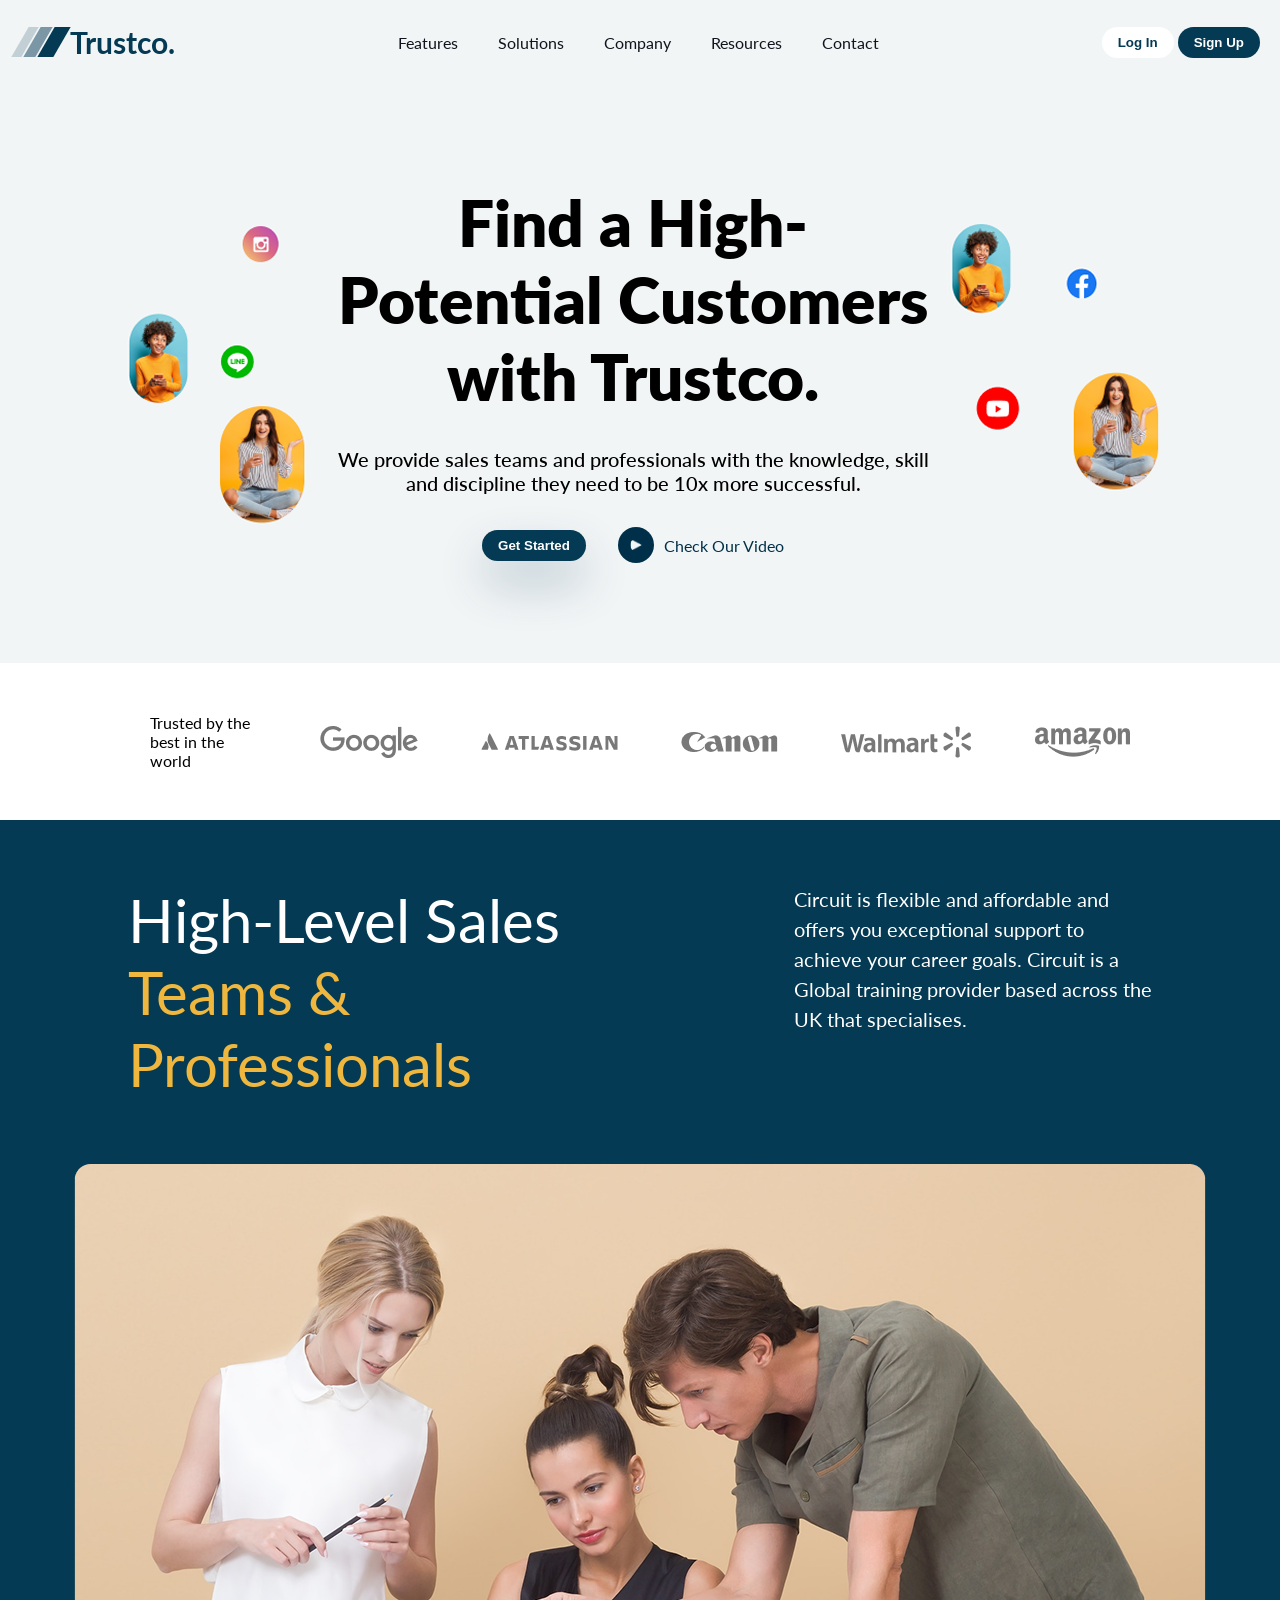
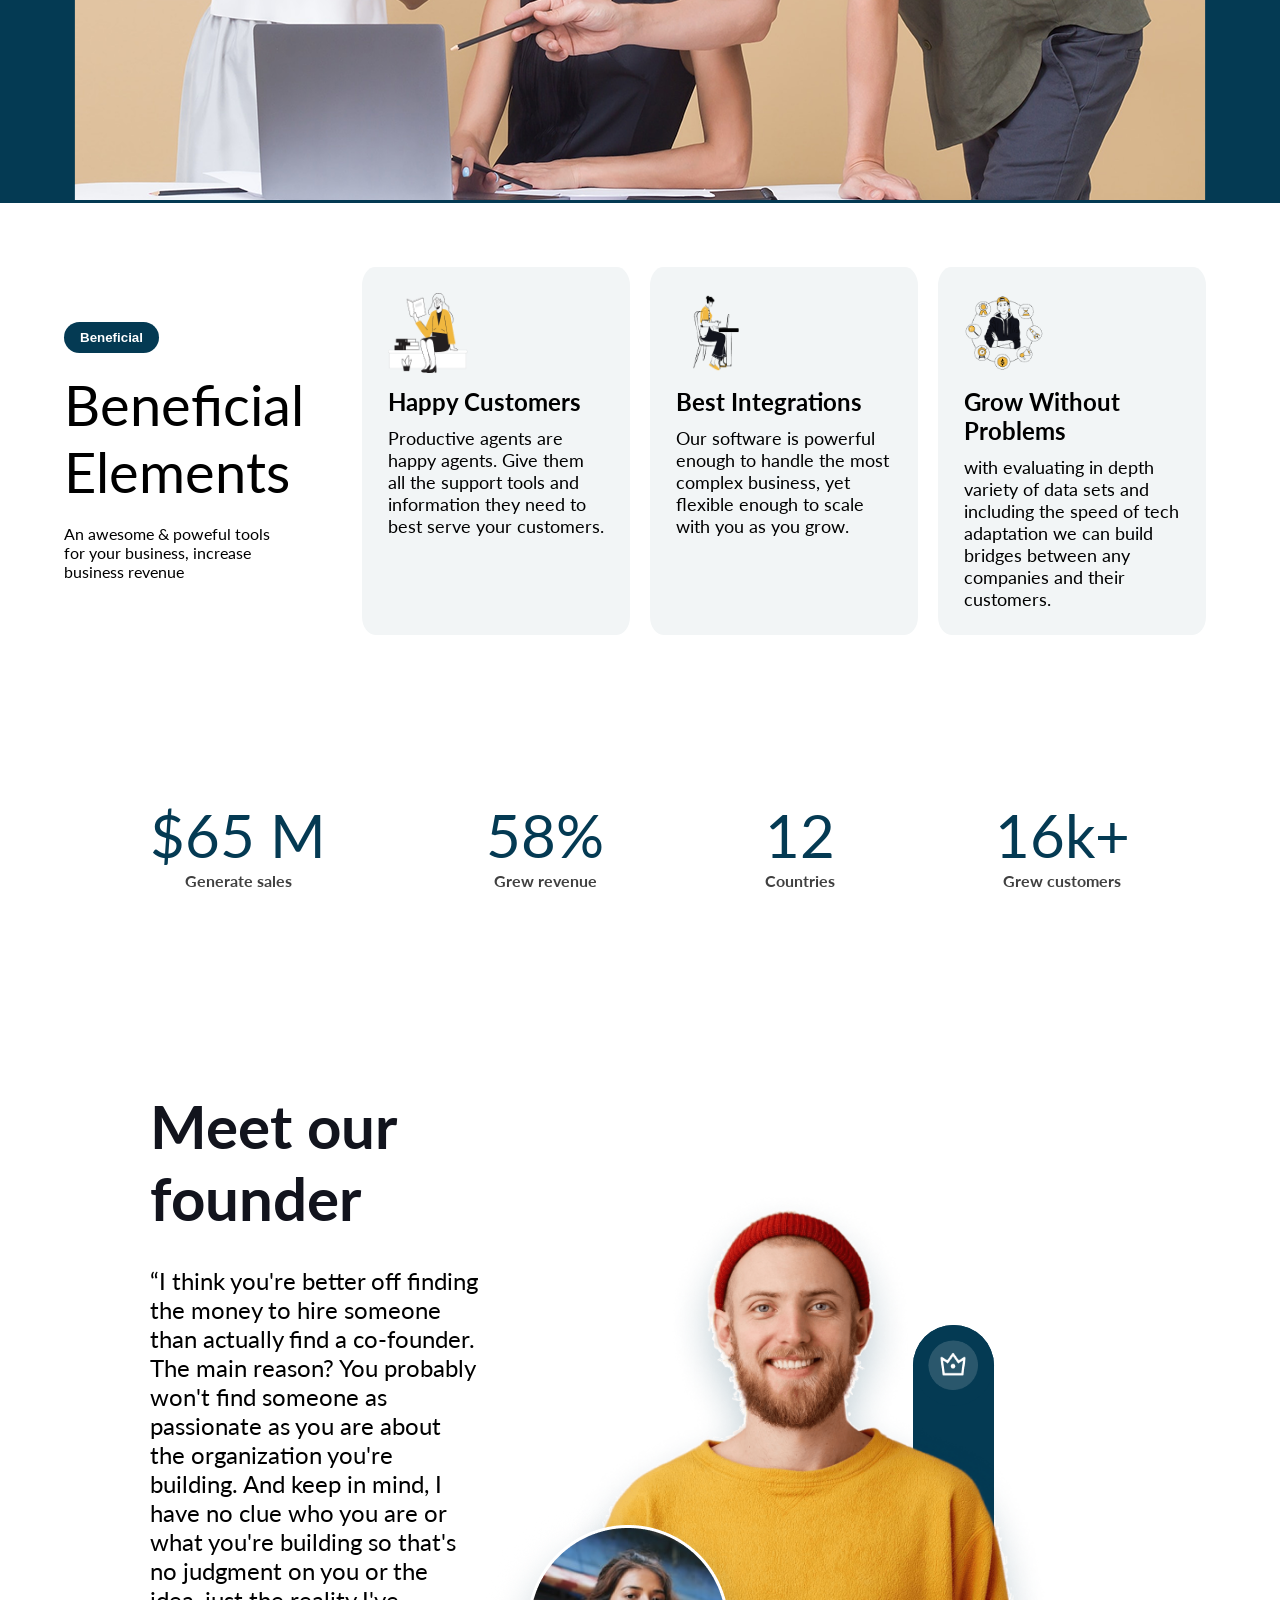
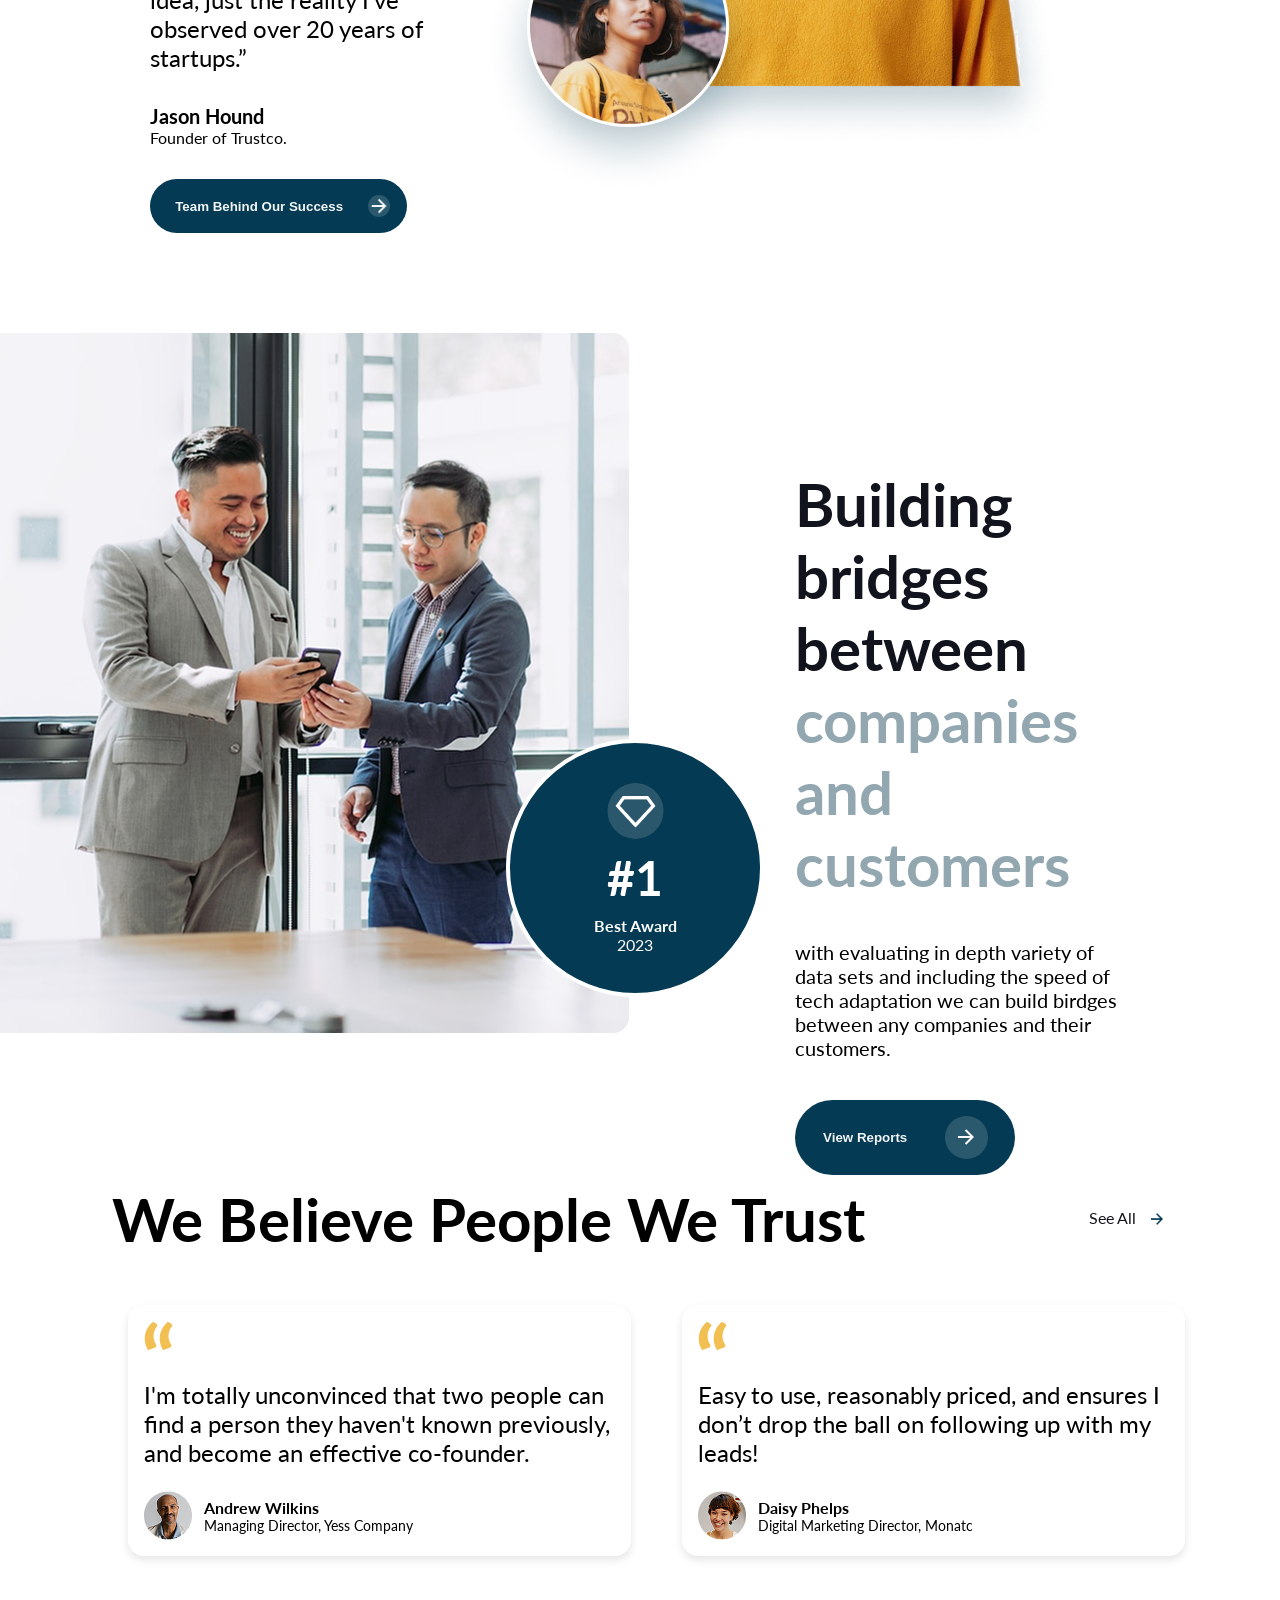
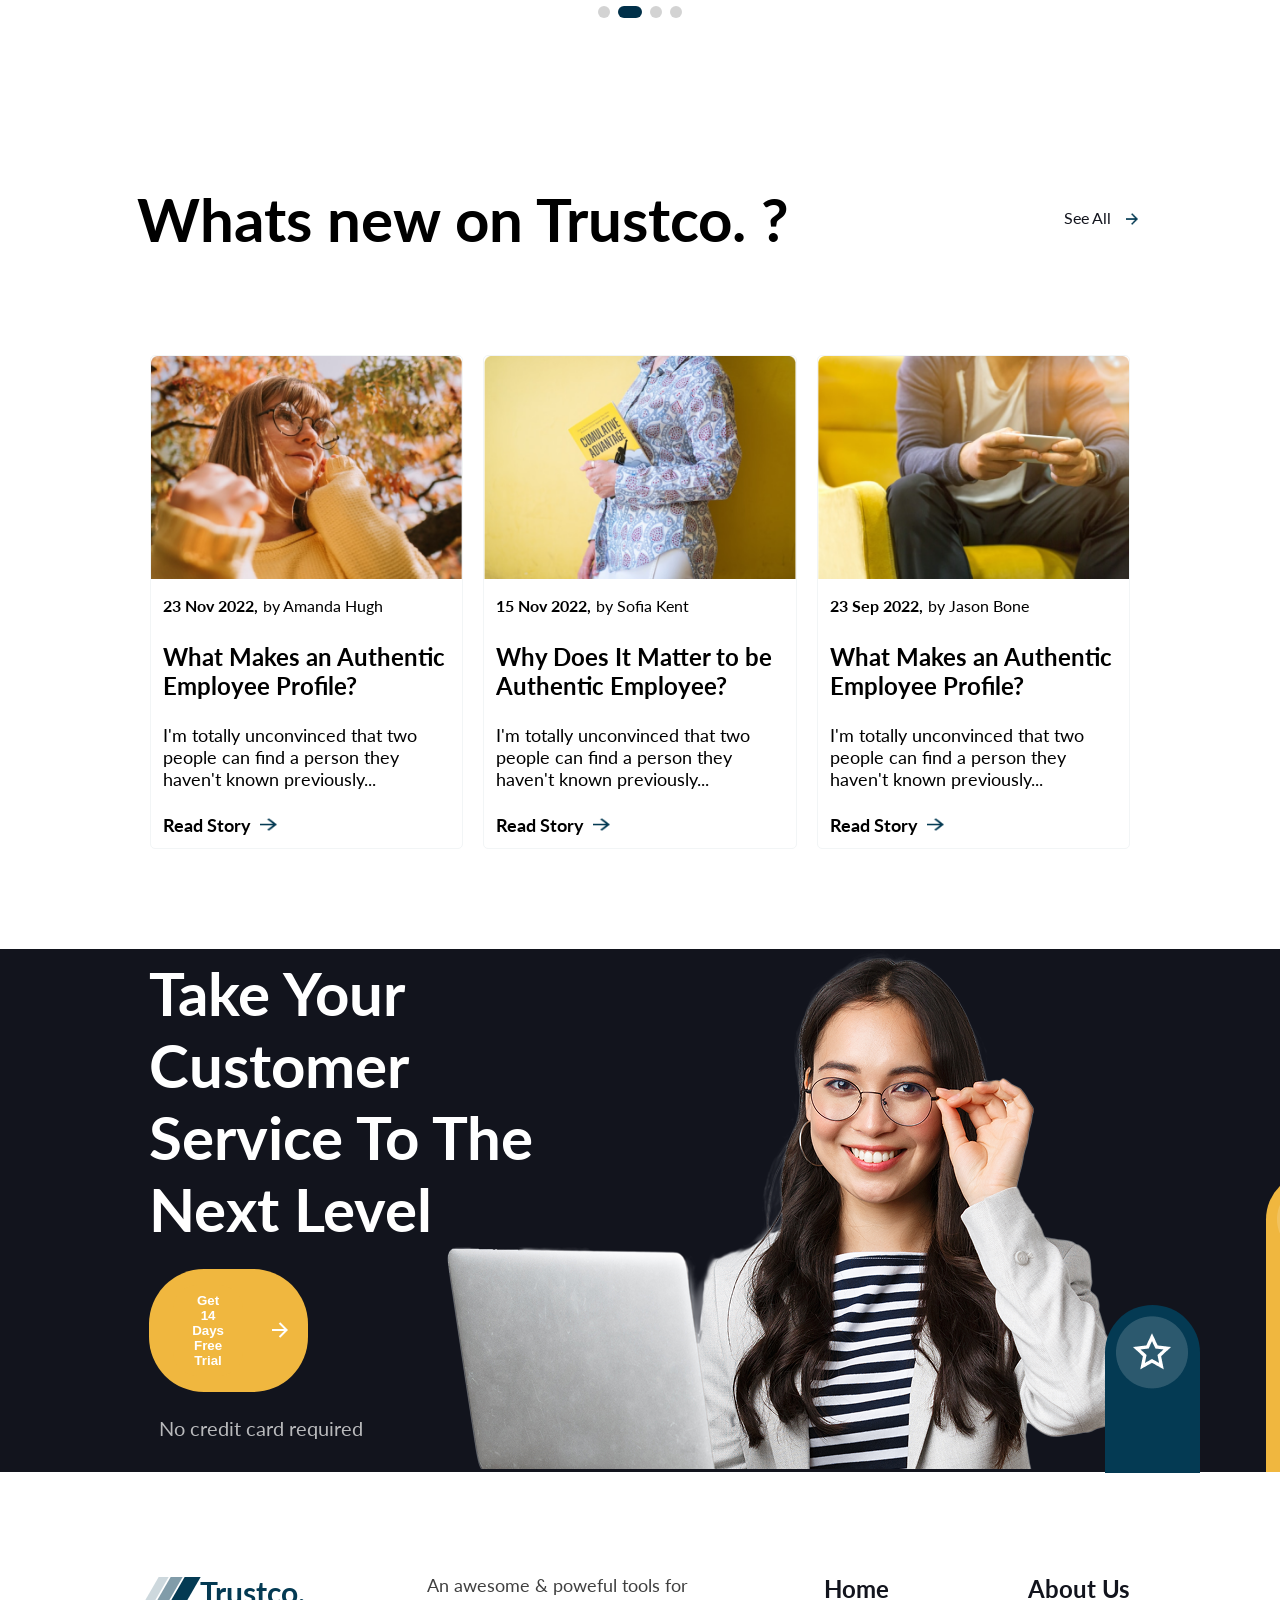
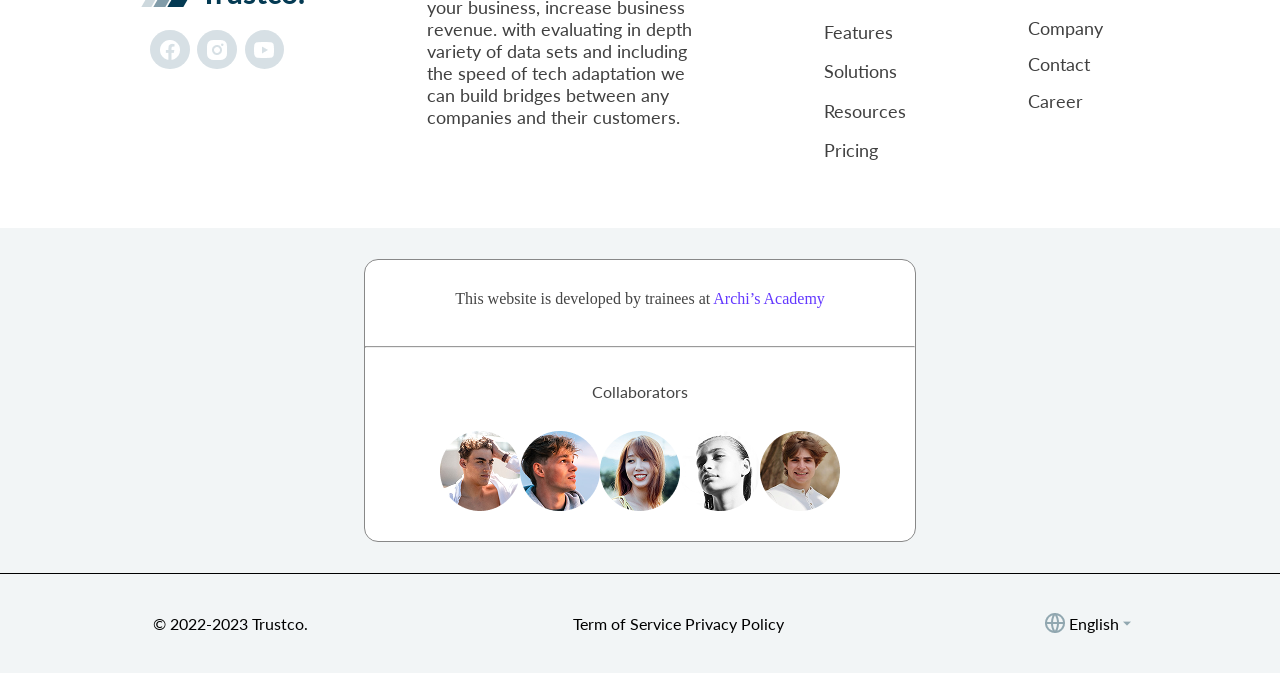
<file: index.html>
<!DOCTYPE html>
<html lang="en">
<head>
    <meta charset="UTF-8">
    <meta name="viewport" content="width=device-width, initial-scale=1.0">
    <title>Landing Page Title</title>
    <link rel="stylesheet" href="style.css">
    <link href="https://fonts.googleapis.com/css2?family=Lato:wght@300;400;700&display=swap" rel="stylesheet">
</head>
<body>
    <!-- Header Section -->
    <header>
        <div class="headingContainer">
            <!-- Navigation placeholder -->
            <div class="logoContainer">
                <div class="logoRectangleContainer">
                    <div class="logoRectangle1"></div>
                    <div class="logoRectangle2"></div>
                    <div class="logoRectangle3"></div>
                </div>  
                <div>
                    <div class="logoText">Trustco.</div>
                </div>
            </div>
            <div>
                <nav>
                    <ul class="navContainer">
                        <li><a href="#home">Features</a></li>
                        <li><a href="#about">Solutions</a></li>
                        <li><a href="#services">Company</a></li>
                        <li><a href="#Resources">Resources</a></li>
                        <li><a href="#contact">Contact</a></li>
                    </ul>
                </nav>
            </div>
            <div class="buttonContainer" >
                <button class="buttonLogIn">Log In</button>
                <button class="buttonSignUp">Sign Up</button>
            </div>
        </div>
    </header>

    
    <!-- Main Content Section -->
    <main>
        <section class="firstSection">
            <div class="firstSectionContainer">   
                <div class="leftImage">
                    <img src="./images/img1.png"/>
                </div>
                <div class="centerTextContainer">
                    <div class="centerTextHeading">
                        Find a High-Potential Customers with Trustco.
                    </div>
                    <div class="centerText">
                        We provide sales teams and professionals with the knowledge, skill and discipline they need to be 10x more successful.
                    </div>
                    <div class="centerTextButton"> 
                        <button>Get Started</button>
                        <!-- <div class="videoIconContainer"> -->
                            <a class="videoIconLink" href="#videoDemo">
                                <div class="videoIconHolder" >
                                    <img class="videoIcon" src="./images/videoIcon.png" alt="videoIcon"/>
                                    <div class="videoIconText">
                                        Check Our Video
                                    </div>
                                </div>
                            </a>
                        <!-- </div> -->
                    
                    </div>

                </div>
                <div class="rightImage">
                    <img src="./images/img2.png"/>
                </div>
            </div>
        </section>
        <section class="secondSection">
            <div>Trusted by the best in the world</div>
            <img src ="./images/BrandsNames.png" alt="logoIcons"   />
        </section>
        <section class="thirdSection">
            <div class="thirdSectionTextContainer">
                <div class ='thirdSectionHeading'>
                    <div class ='thirdSectionHeading1'>High-Level Sales</div><div class ='thirdSectionHeading2'> Teams & Professionals</div>
                </div>
                <div class="thirdSectionText">
                     Circuit is flexible and affordable and 
                     offers you exceptional support to achieve 
                     your career goals. Circuit is a Global training
                     provider based across the UK that specialises.
                </div>
            </div>
            
                <img src="./images/BG.png" alt="Background images">
        
        </section>
        <section class="fouthSection">
            <div class="fouthSectionContainer">
                <div class="fouthSectionMainTile">
                    <button class="button fouthSectionButton">Beneficial</button>
                    <div Class="fouthSectionHeading">Beneficial Elements</div>
                    <div>An awesome & poweful tools for your business, increase business revenue</div>
                </div>
                <div class="fouthSectionTileHolder">
                    <div class="fouthSectionTile">
                        <img class="fouthSectionTileimage" src="./images/Fourth-section-img1.png" alt="Fourth-section-img1">
                        <div>
                            <div class="fouthSectionTileHeading">Happy Customers</div>
                            <div class="fouthSectionTilecontent">Productive agents are happy agents. Give them all the support tools and information they need to best serve your customers.</div>
                        </div>
                        
                    </div>
                    <div class="fouthSectionTile">
                        <img class="fouthSectionTileimage" src="./images/Fourth-section-img2.png" alt="Fourth-section-img2">
                        <div>
                            <div class="fouthSectionTileHeading">Best Integrations</div>
                            <div class="fouthSectionTilecontent">Our software is powerful enough to handle the most complex business, yet flexible enough to scale with you as you grow.</div>
                        </div>
                    </div>
                    <div class="fouthSectionTile"> 
                        <img class="fouthSectionTileimage" src="./images/Fourth-section-img3.png" alt="Fourth-section-img3">
                        <div>
                            <div class="fouthSectionTileHeading">Grow Without Problems</div>
                            <div class="fouthSectionTilecontent">with evaluating in depth variety of data sets and including the speed of tech adaptation we can build bridges between any companies and their customers.</div>
                        </div>
                    </div>
                </div>
            </div>  
        </section>
        <section class="fifthSection">
            <div class="fifthSectionContainer">
                <div class="fifthSectionTile">
                    <div Class="fifthSectionTileValue">$65 M</div>
                    <div class="fifthSectionTileText">Generate sales</div>
                </div>
                <div class="fifthSectionTile">
                    <div Class="fifthSectionTileValue">58%</div>
                    <div class="fifthSectionTileText">Grew revenue</div>
                </div>
                <div class="fifthSectionTile">
                    <div Class="fifthSectionTileValue">12</div>
                    <div class="fifthSectionTileText">Countries</div>
                </div>             
                <div class="fifthSectionTile">
                    <div Class="fifthSectionTileValue">16k+</div>
                    <div class="fifthSectionTileText">Grew customers</div>
                </div>
            </div>  
        </section>
        <section class="sixthSection">
            <div class="sixthSectionContainer ">
                <div class="sixthSectionTextContainer"> 
                    <div class="sixthSectionHeading">Meet our founder</div>
                    <div class="sixthSectionText">“I think you're better off finding the money to hire someone than actually find a co-founder. The main reason? You probably won't find someone as passionate as you are about the organization you're building. And keep in mind, I have no clue who you are or what you're building so that's no judgment on you or the idea, just the reality I've observed over 20 years of startups.”</div>
                    <div>
                        <div class="sixthSectionFounderName">Jason Hound</div>
                        <div class="sixthSectionFounder">Founder of Trustco.</div>
                    </div>
                    <div  class="sixthSectionTextContainerButtonHolder"><button class="sixthSectionTextContainerButton">Team Behind Our Success <img class="sixthSectionTextContainerButtonIcon" src="./images/arrow-right-line.png" alt="ArrowIcon"/></button></div>
                </div>
                <div class="sixthSectionImageContainer">
                    <img class="sixthSectionManImage" src="./images/ManImage.png" alt="ManImage"/>
                    <img class="sixthSectionCircleImageWomen" src="./images/CircleImageWomen.png" alt="CircleImageWomen"/>
                    <div class="sixthSectionIconHolder"> <img class="sixthSectionManImageIcon" src="./images/Icon.png" alt="icon"></div>      
                </div>
            </div>
        </section>
        <section class="seventhSession">
            <div class="seventhSessionContainer">
                <div class="seventhSessionImageSessions">
                    <div class="seventhSessionImageSessionsImageHolder"><img  class="seventhSessionImageSessionsImage" src="./images/seventhSessionImageSessionsImage.png" alt="seventhSessionImageSessionsImage"></div>
                    <div class="seventhSessionImageSessionsCircle">
                        <img class="seventhSessionImageSessionsCircleIcon" src="./images/diamond_icon.png" alt="diamond_icon">
                        <div class="seventhSessionImageSessionsCircleAward">#1</div>
                        <div class="seventhSessionImageSessionsCircleAwardName">Best Award <div class="seventhSessionImageSessionsCircleAwardYear">2023</div></div>
                    </div>

                </div>
                <div class="seventhSessionTextContainer">
                    <div class="seventhSessionTextHeading">
                        <span class="seventhSessionTextHeading1">Building bridges between<span class="seventhSessionTextHeading2"> companies and customers</span></span>
                    </div> 
                    <div class="seventhSessionText">with evaluating in depth variety of data sets and including the speed of tech adaptation we can build birdges between any companies and their customers.</div>
                    <div  class="seventhSectionTextContainerButtonHolder"><button class="seventhSectionTextContainerButton">View Reports<img class="seventhSectionTextContainerButtonIcon" src="./images/arrow-right-line.png" alt="ArrowIcon"/></button></div>
                </div>
            </div>
        </section>
        <section class="eighthSession">
            <div class="eighthSessionContainer">
                <div class="eighthSessionContainerHeadingSession">
                    <div class="eighthSessionContainerHeading">We Believe People We Trust</div>
                    <div class="eighthSessionContainerHeadingSeeAll">
                        <div>See All</div>
                        <img class="eighthSessionContainerHeadingSeeAllIcon" src="./images/arrow_black.png" alt="Arrow Icon"/>
                    </div>
                </div>
                    <div class="eighthSessionCarouselCotainer">
                        <div class="eighthSessionCarouselWrapper">
                            <div class="eighthSessionCarouselTile">
                                <div><img src="./images/doublequotes.png" alt="doublequotes"></div>
                                <div>I'm totally unconvinced that two people can find a person they haven't known previously, and become an effective co-founder.</div>
                                <div class="eighthSessionCarouselTileNameSession">
                                    <img src="./images/eighthSessionCarouselimg1.png" alt="img1">
                                    <div>
                                        <div class="eighthSessionCarouselTilePersonName">Andrew Wilkins</div>
                                        <div class="eighthSessionCarouselTilePersonDetails">Managing Director, Yess Company</div>
                                    </div>
                                </div>
                            </div>
                    
                            <div class="eighthSessionCarouselTile">
                                <div><img src="./images/doublequotes.png" alt="doublequotes"></div>
                                <div>Easy to use, reasonably priced, and ensures I don’t drop the ball on following up with my leads!</div>
                                <div class="eighthSessionCarouselTileNameSession">
                                    <img src="./images/eighthSessionCarouselimg2.png" alt="img2">
                                    <div>
                                        <div class="eighthSessionCarouselTilePersonName">Daisy Phelps</div>
                                        <div class="eighthSessionCarouselTilePersonDetails">Digital Marketing Director, Monatc</div>
                                    </div>
                                </div>
                            </div>
                            <div class="eighthSessionCarouselTile">
                                <div><img src="./images/doublequotes.png" alt="doublequotes"></div>
                                <div>I'm totally unconvinced that two people can find a person they haven't known previously, and become an effective co-founder.</div>
                                <div class="eighthSessionCarouselTileNameSession">
                                    <img src="./images/eighthSessionCarouselimg1.png" alt="img1">
                                    <div>
                                        <div class="eighthSessionCarouselTilePersonName">Andrew Wilkins</div>
                                        <div class="eighthSessionCarouselTilePersonDetails">Managing Director, Yess Company</div>
                                    </div>
                                </div>
                            </div>
                    
                            <div class="eighthSessionCarouselTile">
                                <div><img src="./images/doublequotes.png" alt="doublequotes"></div>
                                <div>Easy to use, reasonably priced, and ensures I don’t drop the ball on following up with my leads!</div>
                                <div class="eighthSessionCarouselTileNameSession">
                                    <img src="./images/eighthSessionCarouselimg2.png" alt="img2">
                                    <div>
                                        <div class="eighthSessionCarouselTilePersonName">Daisy Phelps</div>
                                        <div class="eighthSessionCarouselTilePersonDetails">Digital Marketing Director, Monatc</div>
                                    </div>
                                </div>
                            </div>
                        </div>
                        
                    </div>
                    <div class="eighthSessionCarouselDots">
                        <div class="eighthSessionCarouselDot"></div>
                        <div class="eighthSessionCarouselDot active"></div>
                        <div class="eighthSessionCarouselDot"></div>
                        <div class="eighthSessionCarouselDot"></div>
                    </div>
                </div>
            </div>
        </section>
        <section class="ninethSession">
            <div class="ninethSessionContainer" >
                <div class="ninethSessionContainerHeadingSession">
                    <div class="ninethSessionContainerHeading">Whats new on Trustco. ?</div>
                    <div class="ninethSessionContainerHeadingSeeAll">
                        <div>See All</div>
                        <img class="ninethSessionContainerHeadingSeeAllIcon" src="./images/arrow_black.png" alt="ArrowIcon"/>
                    </div>
                </div>
            <div class="ninethSessionTileContainer">
                <div class="ninethSessionTile">
                    <img class="ninethSessionTileImage" src="./images/ninethSessionTile1.png" alt="ninethSessionTile1">
                    <div class="ninethSessionTileText">
                    <div class="ninethSessionTileTextDateByHolder">
                        <div class="ninethSessionTileDate">23 Nov 2022,</div>
                        <div class="ninethSessionTileBy"> by Amanda Hugh</div>
                    </div>
                    <div class="ninethSessionTileHeading">What Makes an Authentic Employee Profile?</div>
                    <div class="ninethSessionTileContent">I'm totally unconvinced that two people can find a person they haven't known previously...</div>
                    <div class="ninethSessionReadMore"><div>Read  Story</div><img src="./images/arrow_black.png" alt="arrow_black"></div>
                </div>
                    </div>
                <div class="ninethSessionTile">
                    <img class="ninethSessionTileImage" src="./images/ninethSessionTile2.png" alt="ninethSessionTile2">
                    <div class="ninethSessionTileText">
                        <div class="ninethSessionTileTextDateByHolder">
                            <div class="ninethSessionTileDate">15 Nov 2022,</div>
                            <div class="ninethSessionTileBy">  by Sofia Kent</div>
                        </div>
                        <div class="ninethSessionTileHeading">Why Does It Matter to be Authentic Employee?</div>
                        <div class="ninethSessionTileContent">I'm totally unconvinced that two people can find a person they haven't known previously...</div>
                        <div class="ninethSessionReadMore"><div>Read  Story</div><img src="./images/arrow_black.png" alt="arrow_black"></div>
                    </div>
                </div>
                <div class="ninethSessionTile">
                    <img class="ninethSessionTileImage" src="./images/ninethSessionTile3.png" alt="ninethSessionTile3">
                    <div class="ninethSessionTileText">
                    <div class="ninethSessionTileTextDateByHolder">
                        <div class="ninethSessionTileDate">23 Sep 2022,</div>
                        <div class="ninethSessionTileBy">  by Jason Bone</div>
                    </div>
                    <div class="ninethSessionTileHeading">What Makes an Authentic Employee Profile?</div>
                    <div class="ninethSessionTileContent">I'm totally unconvinced that two people can find a person they haven't known previously...</div>
                    <div class="ninethSessionReadMore"><div>Read  Story</div><img class="ninethSessionTileArrowIcon" src="./images/arrow_black.png" alt="arrow_black"></div>
                    </div>
                </div>
            </div>
            </div>

        </section>
        <section class="tenthSession">
            <div class="tenthSessionContainer">
                <div class="tenthSessionTextContainer">
                    <div class="tenthSessionTextContainerHeading">
                        Take your customer service to the next level
                    </div>
                    <div class="tenthSessionTextContainerButtonContainer">
                        <div class="tenthSessionTextContainerButton">
                            <button> Get 14 Days Free Trial</button>
                            <img src="./images/arrow-right-line.png" alt="arrow-right-line">
                        </div>
                        <div class="tenthSessionTextContainerButtonContainerText">
                            No credit card required
                        </div>

                    </div>
                </div>
                <div class="tenthSessionImageContainer">
                    <img src="./images/tenthSessionBGimage.png" alt="tenthSessionBGimage">                  
                </div>     
                          
            </div>
            <div class="tenthSessionImageContainerCrown">
                <img src="./images/Icon.png" alt="Icon">
            </div>
            <div class="tenthSessionImageContainerIconsStar">
                <img src="./images/IconsStar.png" alt="IconsStar">
            </div>
            <div class="tenthSessionImageContainerIconsSearch">
                <img src="./images/IconsSearch.png" alt="IconsSearch">
            </div>  
        </section>
        <section class="eleventhSession">
            <div class="eleventhSessionContainer">
                <div class="eleventhSessionlogoContainer">
                    <div class="logoContainer">
                        <div class="logoRectangleContainer">
                            <div class="logoRectangle1"></div>
                            <div class="logoRectangle2"></div>
                            <div class="logoRectangle3"></div>
                        </div>  
                        <div>
                            <div class="logoText">  Trustco.</div>
                        </div>
                    </div>
                    <div class="eleventhSessionIconContainer">
                        <img src="./images/facebookIcon.png" alt="facebookIcon">
                        <img src="./images/instagramIcon.png" alt="instagramIcon">
                        <img src="./images/youtubeIcon.png" alt="youtubeIcon">
                    </div>
                </div>
                <div class="eleventhSessionTextContent">An awesome & poweful tools for your business, increase business revenue. with evaluating in depth variety of data sets and including the speed of tech adaptation we can build bridges between any companies and their customers.</div>
                <div class="eleventhSessionHomeMenu">
                    <div class="eleventhSessionHomeMenuHeading">Home</div>
                    <div class="eleventhSessionHomeMenuItem">Features</div>
                    <div class="eleventhSessionHomeMenuItem">Solutions</div>
                    <div class="eleventhSessionHomeMenuItem">Resources</div>
                    <div class="eleventhSessionHomeMenuItem">Pricing</div>
                </div>
                <div class="eleventhSessionAboutUsMenu">
                    <div class="eleventhSessionAboutUsMenuHeading">About Us</div>
                    <div class="eleventhSessionAboutUsMenuItem">Company</div>
                    <div class="eleventhSessionAboutUsMenuItem">Contact</div>
                    <div class="eleventhSessionAboutUsMenuItem">Career</div>
                </div>
            </div>

        </section>
        <section class="twelfthSession">
            <div class="twelfthSessionContainer">
                <div class="twelfthSessionMain" >
                    <div class="twelfthSessionMainText">This website is developed by trainees at <span >Archi’s Academy</span></div>
                    <hr/>
                    <div class="twelfthSessionCollaborators">Collaborators</div>
                    <div class="twelfthSessionCollaboratorsImages">
                        <img class="twelfthSessionCollaboratorsImage" src="./images/Collaborators1.png" alt="Collaborators1">
                        <img class="twelfthSessionCollaboratorsImage" src="./images/Collaborators2.png" alt="Collaborators2">
                        <img class="twelfthSessionCollaboratorsImage" src="./images/Collaborators3.png" alt="Collaborators3">
                        <img class="twelfthSessionCollaboratorsImage" src="./images/Collaborators4.png" alt="Collaborators4">
                        <img class="twelfthSessionCollaboratorsImage" src="./images/Collaborators5.png" alt="Collaborators5">
                    </div>
                </div>
            </div>
        </section>

    </main>
    
    <!-- Footer Section -->
    <footer>
        <p>&copy; 2022-2023 Trustco.</p>
        <p>Term of Service       Privacy Policy</p>
        <div class="footerLanguage"><img src="./images/footerIcon1.png" alt="footerIcon1">
             <div>English</div>
            <img src="./images/footerIcon2.png" alt="footerIcon2">
        </div>
    </footer>
</body>
</html>
</file>
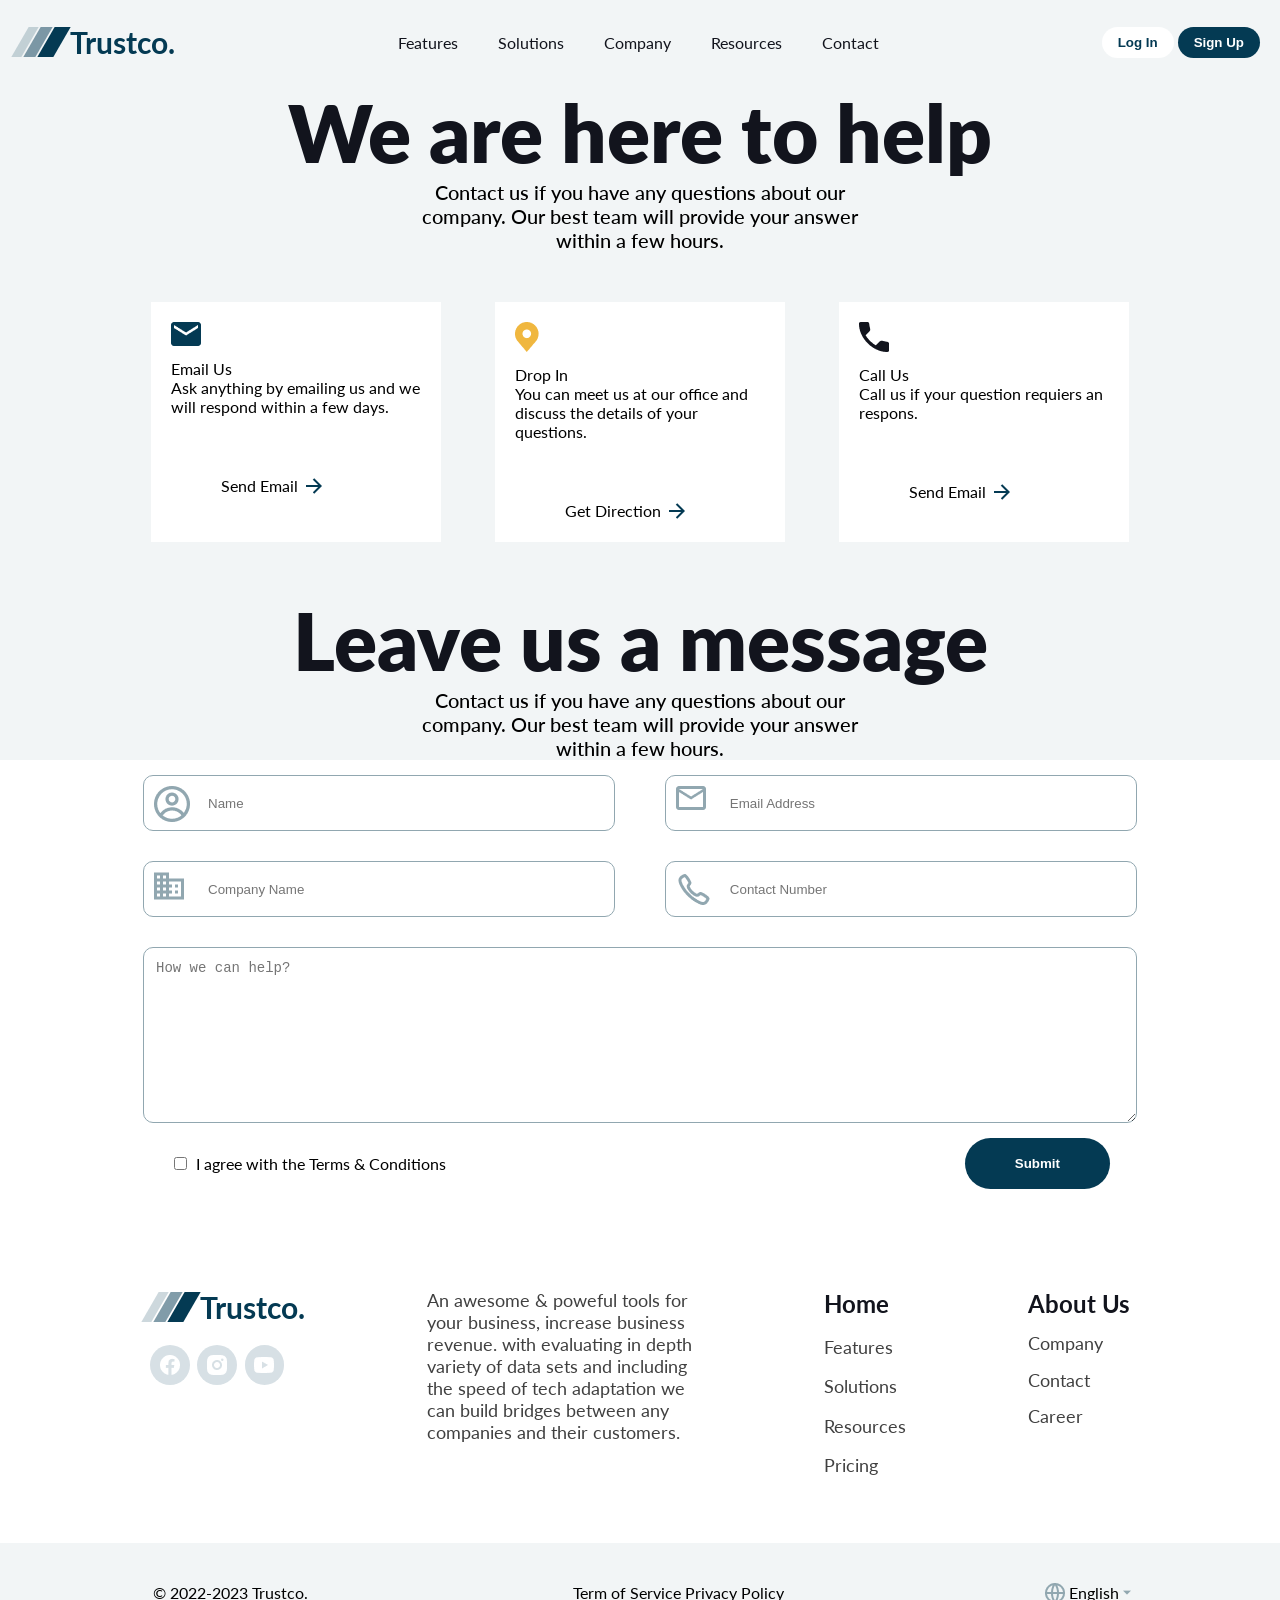
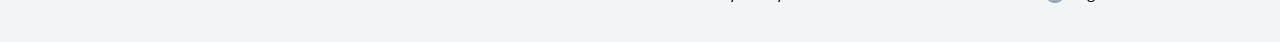
<file: contact.html>
<!DOCTYPE html>
<html lang="en">
<head>
    <meta charset="UTF-8">
    <meta name="viewport" content="width=device-width, initial-scale=1.0">
    <title>Landing Page Title</title>
    <link rel="stylesheet" href="style.css">
    <link href="https://fonts.googleapis.com/css2?family=Lato:wght@300;400;700&display=swap" rel="stylesheet">
</head>
<body>
    <!-- Header Section -->
    <header>
        <div class="headingContainer">
            <!-- Navigation placeholder -->
            <div class="logoContainer">
                <div class="logoRectangleContainer">
                    <div class="logoRectangle1"></div>
                    <div class="logoRectangle2"></div>
                    <div class="logoRectangle3"></div>
                </div>  
                <div>
                    <div class="logoText">Trustco.</div>
                </div>
            </div>
            <div>
                <nav>
                    <ul class="navContainer">
                        <li><a href="#home">Features</a></li>
                        <li><a href="#about">Solutions</a></li>
                        <li><a href="#services">Company</a></li>
                        <li><a href="#Resources">Resources</a></li>
                        <li><a href="#contact">Contact</a></li>
                    </ul>
                </nav>
            </div>
            <div class="buttonContainer" >
                <button class="buttonLogIn">Log In</button>
                <button class="buttonSignUp">Sign Up</button>
            </div>
        </div>
    </header>



    <main>
        <section class="contactTileSession">
            <div class="contactTileSessionHeading">
                We are here to help
            </div>
            <div class="contactTileSessionText">
                Contact us if you have any questions about our company. Our best team will provide your answer within a few hours.
            </div>
            <div class="contactTileHolder">
                <div class="contactTile">
                    <div><img src="./images/contactIcon1.png" alt="contactIcon1"></div>
                    <div>
                        <div>Email Us</div>
                        <div>Ask anything by emailing us and we will respond within a few days.</div>
                    </div>
                    <div class="contactTileLinkcontainer"> <div>Send Email</div> <img src="./images/arrow_black.png" alt="arrow_black"></div>
                </div>
                <div class="contactTile">
                    <div><img src="./images/contactIcon2.png" alt="contactIcon2"></div>
                    <div>
                        <div>Drop In</div>
                        <div>You can meet us at our office and
                            discuss the details of your questions.</div>
                    </div>
                    <div class="contactTileLinkcontainer"> <div>Get Direction</div> <img src="./images/arrow_black.png" alt="arrow_black"></div>
                </div>
                <div class="contactTile">
                    <div><img src="./images/contactIcon3.png" alt="contactIcon3"></div>
                    <div>
                        <div>Call Us</div>
                        <div>Call us if your question requiers an
                            respons.</div>
                    </div>
                    <div class="contactTileLinkcontainer"> <div>Send Email</div> <img src="./images/arrow_black.png" alt="arrow_black"></div>
                </div>
            </div>


        </section>
        <section class="messageUssession">
            <div class="contactTileSessionHeading">
                Leave us a message
            </div>
            <div class="contactTileSessionText">
                Contact us if you have any questions about our company. Our best team will provide your answer within a few hours.
            </div>
            <div class="messageUssessionInput">
                <div class="messageUssessionInputAlign">
                    <input class="messageUsName" type="text"placeholder="Name"/>
                    <input class="messageUsEmailAddress" type="email"placeholder="Email Address"/>
                </div>
                <div class="messageUssessionInputAlign">
                    <input class="messageUsCompanyName" type="text"placeholder="Company Name"/>
                    <input class="messageUsContactNumber"type="number"placeholder="Contact Number"/>
                </div> 
                <div class="messageUssessionInputAlign">               
                <textarea class="messageUsMessage" placeholder="How we can help?" rows="5" cols="40"></textarea>
            </div>
            </div>
            <div class="messageUssessionButton">
                <div class="messageUssessionDeclaration">
                        <div class="messageUssessionDeclarationText" >
                            <input class="messageUssessionDeclarationCheckbox" type="checkbox"/>  
                        <div class="messageUssessionDeclarationCheckboxText">I agree with the Terms & Conditions</div>
                    </div>
                    <button>Submit</button>
                </div>
            </div>

        </section>
        <section class="eleventhSession">
            <div class="eleventhSessionContainer">
                <div class="eleventhSessionlogoContainer">
                    <div class="logoContainer">
                        <div class="logoRectangleContainer">
                            <div class="logoRectangle1"></div>
                            <div class="logoRectangle2"></div>
                            <div class="logoRectangle3"></div>
                        </div>  
                        <div>
                            <div class="logoText">  Trustco.</div>
                        </div>
                    </div>
                    <div class="eleventhSessionIconContainer">
                        <img src="./images/facebookIcon.png" alt="facebookIcon">
                        <img src="./images/instagramIcon.png" alt="instagramIcon">
                        <img src="./images/youtubeIcon.png" alt="youtubeIcon">
                    </div>
                </div>
                <div class="eleventhSessionTextContent">An awesome & poweful tools for your business, increase business revenue. with evaluating in depth variety of data sets and including the speed of tech adaptation we can build bridges between any companies and their customers.</div>
                <div class="eleventhSessionHomeMenu">
                    <div class="eleventhSessionHomeMenuHeading">Home</div>
                    <div class="eleventhSessionHomeMenuItem">Features</div>
                    <div class="eleventhSessionHomeMenuItem">Solutions</div>
                    <div class="eleventhSessionHomeMenuItem">Resources</div>
                    <div class="eleventhSessionHomeMenuItem">Pricing</div>
                </div>
                <div class="eleventhSessionAboutUsMenu">
                    <div class="eleventhSessionAboutUsMenuHeading">About Us</div>
                    <div class="eleventhSessionAboutUsMenuItem">Company</div>
                    <div class="eleventhSessionAboutUsMenuItem">Contact</div>
                    <div class="eleventhSessionAboutUsMenuItem">Career</div>
                </div>
            </div>

        </section>
    </main>


<footer>
        <p>&copy; 2022-2023 Trustco.</p>
        <p>Term of Service          Privacy Policy</p>
        <div class="footerLanguage"><img src="./images/footerIcon1.png" alt="footerIcon1">
             <div>English</div>
            <img src="./images/footerIcon2.png" alt="footerIcon2">
        </div>
    </footer>
</body>
</html>
</file>
<file: style.css>
/* Base styles */
body {
    font-family: 'Lato';
    margin: 0;
    padding: 0;
}
header, footer {
    text-align: center;
    padding: 24px 20px;
}
header{
    background-color: #F2F5F6;
}
main {
    padding:0;
    /* text-align: center; */
}

/* Heading Session */
.headingContainer {
    display: flex;
    align-items: center;
    justify-content: space-between;
    color:#043A53;
    background-color:#F2F5F6;
    ;
}
.logoContainer {
    display: flex;
    align-items: center;
    justify-content: space-around;
    gap:.5rem;
    color:#043A53;
}
.logoRectangleContainer{
    display: flex;
    justify-content: center;
    align-items: center;
    gap: 5%;
}
.logoRectangle1 {
	width:11px;
	height: 30px;
	transform: skew(-30deg);
	background:#043A53;
    opacity:20%;
}
.logoRectangle2 {
	width: 13px;
	height: 30px;
	transform: skew(-30deg);
	background: #043A53;
    opacity:50%;
}
.logoRectangle3 {
	width: 18px;
	height: 30px;
	transform: skew(-30deg);
	background:#043A53;
}
.logoText {
    color:#043A53;
    font-weight: bold;
    font-size: 30px;
}

/* NAV Session */
.navContainer{
    margin: 0;
    padding: 0;
    list-style-type: none;   
    display:flex;
    justify-content: space-evenly;
    align-items: center;
    gap:40px;
    a{
        text-decoration: none;
        color:#12141D;
    }
    a:hover {
       color: #043A53;
    }
}
/*background: #12141D;text
background: #FFFFFF;  button */

/* Button Session */
.buttonContainer{
    font-weight:bold;
}
button{
    padding:8px 16px;
    border-radius: 42px;
    gap:10px;
    border: none;
    font-weight: bold;
}
.buttonLogIn{
    color:#043A53;
    background-color:#FFFFFF;
}
.buttonSignUp{
    color: #FFFFFF;
    background-color:#043A53 ;
}

/* First Section Main Content */

.firstSection{
    background-color: #F2F5F6;
}
.firstSectionContainer{
    display:flex;
    align-items: center;
    justify-content: center;
    padding:100px 120px;
    gap:10px;
}
.leftImage{
    /* background-color:yellowgreen; */
}
.centerTextContainer{
    display: flex;
    flex-direction: column;
    gap: 32px;
}
.centerTextHeading{
    font-family: 'Lato';
    font-weight: 800;
    font-size: 64px;
    text-align: center;
}
.centerText{
    font-family: 'Lato';
    font-weight: 500;
    font-size: 20px;
    text-align: center;
}
.centerTextButton{
    display: flex;
    align-items: center;
    justify-content: center;
    gap: 32px;
    button{
        width: 141;
        height: 60;
        color: #FFFFFF;
        background-color: #043A53;
        gap: 25px;
        padding-top: 16px 24px;
        border-radius: 55px;
        box-shadow: 0px 23px 47px 0px #043A533D;
    }
}
/* .videoIconContainer{
    display: flex;
} */
.videoIconLink{
    text-decoration: none;
}
.videoIconHolder{
    height:100%;
    width:100%;
    /* background-color: green; */
    display: flex;
    align-items: center;    
    justify-content: center;
    gap:10px;
}
.videoIcon{
    height:12px;
    width:12px;
    padding:12px;
    border-radius: 32px;
    background-color: #003049;
}
.videoIconText{
    color:#003049
}
.rightImage{
    /* background-color:green; */
}
/* Responsive Design */
@media (max-width: 768px) {
    main {
        padding: 1rem;

    }
}
@media (max-width: 480px) {
    header, footer {
        padding: 0.5rem;
    }
}
/* Second Section */

.secondSection{
    display: flex;
    justify-content: space-evenly;
    align-items: center;
    background-color: #FFFFFF;   
    gap: 64px;
    padding: 50px 150px;

}

/* ThirdSectionHeading */
.thirdSection{
    text-align: center;
    background-color:#043A53;
}
.thirdSectionTextContainer{
    /* background-color: green; */
    display: flex;
    justify-content: space-between;
    text-align: bottom;
    padding: 5% 10%;
}
.thirdSectionHeading{
    width: 50%;
    font-size: 60px;
    font-family: Lato;
    text-align: left;

}
.thirdSectionHeading1{
    color: #FFFFFF;
}
.thirdSectionHeading2{
    color:#F0B73F;
}
.thirdSectionText{
    width:35%;
    color: #FFFFFF;
    text-align: left;
    font-family: Lato;
    font-weight: 400;
    font-size: 20px;
    line-height: 30px;
    letter-spacing: 0%;
}

/* FouthSection */

.fouthSectionContainer{
    padding: 5%;
    gap:5%;
    display: flex;
    align-items: center;
    justify-content: space-evenly;
}
.fouthSectionMainTile{
    width:20%;
    gap:5%;
}

.fouthSectionButton{
    color: #FFFFFF;
    background-color: #043A53;
}
.fouthSectionHeading{    
    padding:8% 0;
    font-size: 350%;
    text-align: left;

}
.fouthSectionTileHolder{
    display: flex;
    align-items: top;
    justify-content: space-around;
}

.fouthSectionTile{
    padding: 3%;
    width:25%;
    background-color: #F2F5F6;

    align-items: left;
    text-align: left;
    border-radius: 5%;
    
}
.fouthSectionTileimage{
    width:80px;
    height:80px;
}
.fouthSectionTileHeading{
    padding: 5% 0;
    font-weight:bold;
    font-size:24px;
}
.fouthSectionTilecontent{
    font-size: 18px;
}


/* Fifth Section */

.fifthSection{
    font-family: 'lato';
    padding: 100px 150px;
}
.fifthSectionContainer{

    display: flex;
    justify-content: space-between;
    align-items: center;
    text-align: center;
    /* gap:64px; */
}

.fifthSectionTile{
}

.fifthSectionTileValue{
    font-size: 60px;
    color: #043A53;

}

.fifthSectionTileText{
    color: #404040;
    font-weight: bold;
}

/* Sixth Section */

.sixthSection{
}
.sixthSectionContainer{
    padding: 100px 150px;
    display: flex;
    align-items: center;
    justify-content: center; 
}
.sixthSectionTextContainer{
    display: grid    ;
    justify-content: center;
    align-items: center;
    gap: 32px;
}
.sixthSectionHeading{
    color: #12141D;
    font-weight: 700;
    font-size: 60px;
}
.sixthSectionText{
    font-weight: 400;
    font-size: 24px;
}
.sixthSectionFounderName{
    font-family: Lato;
    font-weight: 700;
    font-size: 20px;
}
.sixthSectionFounder{
    font-family: Lato;
    font-weight: 400;
    font-size: 16px;
}
.sixthSectionTextContainerButtonHolder{
    /* display: flex;
    align-items: center;
    justify-content: left; */
}
.sixthSectionTextContainerButtonIcon{
    border-radius: 32px;
    background: #F2F5F629;
    width:10%;
    height:10%;
    
}
.sixthSectionTextContainerButton{
    background-color: #043A53;
    color:#F2F5F6;
    color: #F2F5F6;
    /* background-color: black; */
    display: flex;
    align-items: center;
    justify-content: center;    
    gap: 25px;
    padding: 16px 16px 16px 24px;
    border-radius: 55px;
    
}

.sixthSectionImageContainer{
    height: 600px;
}

.sixthSectionIconHolder{
    background-color: #043A53;
    height: 300px;
    width: 81px;
    position: relative;
    left: 433px;
    bottom: 725px;
    border-radius: 47px;
    z-index: 1;
}
.sixthSectionManImage{
    height:586px;
    width:650px;
    position: relative;
    z-index: 2;    
}
.sixthSectionCircleImageWomen{
    position: relative;
    z-index: 3;
    left: 0px;
    bottom: 250px;
    border:1px white;
}
.sixthSectionManImageIcon{
    background-color: #043A53;
    height:50px;
    width:50px;
    border-radius: 50px;
    padding: 19%;
}

/* Seventh Session */
.seventhSession{
    height: 750px;
}
.seventhSessionContainer{
    display: flex;
    align-items: top ;
    justify-content: center;
    gap:13%;
}
.seventhSessionImageSessions{
    width: 50%;
    height: 150vh;
}
.seventhSessionImageSessionsCircle{
    background-color: #043A53;
    border-radius: 150px;
    border: 4px white solid;
    width: 250px;
    height: 250px;
    text-align: center;
    align-items: center;
    color: white;
    position: relative;
    bottom: 297px;
    left: 506px;
    display: flex;
    align-items: center;
    justify-content: center;
    flex-direction: column;
    gap: 10px;
}
.seventhSessionImageSessionsCircleIcon{
    background-color:#043A53;
    border-radius:50px;
    /* padding:8px; */
}
.seventhSessionImageSessionsCircleAward{
    font-family: Lato;
    font-weight: 700;
    font-size: 48px;
}
.seventhSessionImageSessionsCircleAwardName{
    font-family: Lato;
    font-weight: 700;
    font-size: 16px;
    text-align: center;
}
.seventhSessionImageSessionsCircleAwardYear{
    font-weight:400 ;
}    
.seventhSessionTextContainer{
    
    display: flex;
    flex-direction: column;
    align-items: left;
    padding: 135px 150px 0 0;
    gap: 40px;
}
.seventhSessionText{
    font-family: Lato;
    font-weight: 400;
    font-size: 20px;
}
.seventhSessionTextHeading{
    font-family: Lato;
    font-weight: 700;
    font-size: 60px;
}
.seventhSessionTextHeading1{
    color: #12141D;
}
.seventhSessionTextHeading2{
    color: #92A7B0;
}
.seventhSectionTextContainerButtonHolder{

}
.seventhSectionTextContainerButton{
    width:220px;
    background-color: #043A53;
    color: #F2F5F6;
    display: flex;
    align-items: center;
    justify-content: center;    
    padding: 16px 16px 16px 16px;
    border-radius: 55px;
    gap:20%;
}
.seventhSectionTextContainerButtonIcon{
    border-radius: 32px;
    background: #F2F5F629;
    padding:5%;
}
.eighthSession {
}
.eighthSessionContainer {
    padding:100px 0;
    height: 500px;
}
.eighthSessionContainerHeadingSession {
    font-family: 'Lato';
    display: flex;
    align-items: center;
    justify-content: space-around;
}
.eighthSessionContainerHeading {
    font-size: 60px;
    font-weight: 700;
}
.eighthSessionContainerHeadingSeeAll {
    display: flex;
    color: #12141D;
    gap: 10px;
}
.eighthSessionContainerHeadingSeeAllIcon {
    padding: 5px;
    width: 12px;
    height: 12px;
}
.eighthSessionCarouselCotainer {
    font-family: 'Lato';
    display: flex;
    align-items: center;
    justify-content: center;
    padding: 50px;
    overflow: hidden;
    width: 80%;
    margin: auto;
    position: relative;
}
.eighthSessionCarouselWrapper {
    display: flex;
    width: 200%;
    animation: slideAnimation 10s infinite linear;
    gap: 5%;
}
.eighthSessionCarouselTile {
    background-color: #FFFFFF;
    width: 40%;
    border-radius: 16px;
    padding: 16px;
    display: grid;
    gap: 24px;
    flex: 0 0 46%;
    box-shadow: 0 4px 8px rgba(0, 0, 0, 0.1);
    font-family: Lato;
    font-weight: 400;
    font-size: 24px;
}
.eighthSessionCarouselTileNameSession {
    display: flex;
    align-items: center;
    justify-content: left;
    gap: 12px;
}
.eighthSessionCarouselTilePersonName {
    font-family: Lato;
    font-weight: 700;
    font-size: 16px;
}
.eighthSessionCarouselTilePersonDetails {
    font-family: Lato;
    font-weight: 400;
    font-size: 14px;
}
@keyframes slideAnimation {
    0%, 20% { transform: translateX(0%); }
    25%, 40% { transform: translateX(-56%); }
    45%, 60% { transform: translateX(-107%); }
    65%, 80% { transform: translateX(-56%); }
    85%, 100% { transform: translateX(0%); }
    /* 
    0%, 50% { transform: translateX(0%); }
    50%, 75% { transform: translateX(-100%); }
    100% { transform: translateX(0%); } 
    */
}
.eighthSessionCarouselDots {
    position: relative;
    bottom: 0;
    left: 50%;
    transform: translateX(-50%);
    display: flex;
    gap: 8px;
    align-items: center;
    justify-content: center;
}
.eighthSessionCarouselDot {
    width: 12px;
    height: 12px;
    background-color: #d3d3d3;
    border-radius: 50%;
    transition: background-color 0.3s ease;
}
.eighthSessionCarouselDot.active {
    background-color: #003049; /* Dark blue as shown in the image */
    width: 24px;
    border-radius: 8px;
}
.ninethSession{
}

.ninethSessionContainer{
    background-color: #FFFFFF;

}
.ninethSessionContainerHeadingSession{
    font-family: 'Lato';
    display:flex;
    align-items: center;
    justify-content: space-around;
}
.ninethSessionContainerHeading{
    font-size: 60px;
    font-weight:700;
}
.ninethSessionContainerHeadingSeeAll{
    display: flex;
    color: #12141D;
    gap:10px;
}
.ninethSessionContainerHeadingSeeAllIcon{
    padding: 5px;
    width: 12px;
    height: 12px;
}
.ninethSessionTileContainer{
    display: flex;
    align-items: center;
    justify-content: space-between;
    gap: 20px;
    padding: 100px 150px;
}
.ninethSessionTile{
    background-color: #FFFFFF;
    border-radius: 5px;
    border:1px solid #F2F5F6;
}
.ninethSessionTile:hover {
    box-shadow: 0 8px 16px 0 rgba(0,0,0,0.2);
}
.ninethSessionTileImage{
    width:100%;
    border-radius: 5px 5px 0 0
}
.ninethSessionTileText{
    padding:12px;
    display: flex;
    flex-direction: column;
    gap: 24px;
}
.ninethSessionTileTextDateByHolder{
    display: flex;
    align-items: center;
    justify-content: left;
    gap: 5px;
}
.ninethSessionTileDate{
    font-family: Lato;
    font-weight: 700;
    font-size: 16px;
    line-height: 24px;
    letter-spacing: 0%;
}
.ninethSessionTileBy{
    font-family: Lato;
    font-weight: 400;
    font-size: 16px;
}
.ninethSessionTileHeading{
    font-family: Lato;
    font-weight: 700;
    font-size: 24px;    
}
.ninethSessionTileContent{
    font-family: Lato;
    font-weight: 400;
    font-size: 18px;    
}
.ninethSessionReadMore{
    font-family: Lato;
    font-weight: 700;
    font-size: 18px;    
    display: flex;
    align-items: center;
    justify-content: left;
    gap: 9px;
    img{
        width:17px;
        height:13px;
    }
}
.ninethSessionTileArrowIcon{
    width: 5%;
    height:5%;
}

/* Tenth Session */
.tenthSession{
    height: 525px;
}
.tenthSessionContainer{
    background-color:#12141D;
    color: white;
    display: flex;
    align-items: center;
    justify-content: center;
    padding: 0 150px;
}
.tenthSessionTextContainer{
    /* position:relative; */
    display: flex;
    flex-direction: column;
    gap: 24px;
}

.tenthSessionTextContainerHeading{
    width:150%;
    font-family: Lato;
    font-weight: 700;
    font-size: 60px;
    color: #FFFFFF;
    text-transform: capitalize;

}
.tenthSessionTextContainerButton{
    width:46%;
    background-color: #F0B73F;
    display: flex;
    align-items: center;
    justify-content: center;
    gap: 25px;
    padding : 16px  16px 16px 24px;
    border-radius: 55px;
    button{
        background-color: #F0B73F;
        color:#FFFFFF;
        border-radius: 24px;
    }
}
.tenthSessionTextContainerButtonContainerText{
    font-family: Lato;
    font-weight: 400;
    font-size: 20px;
    opacity: 70%;
    padding: 24px 10px;
}
.tenthSessionImageContainer{
    z-index: 3;
}
.tenthSessionImageContainerCrown{
    width: 80px;
    position: relative;
    left: 637px;
    bottom: 148px;
    z-index: 1;
}
.tenthSessionImageContainerIconsStar{
    background-color: #043A53;
    height: 168px;
    width: 95px;
    align-items: center;
    padding: 0;
    border-radius: 60px 60px 0 0;
    position: relative;
    left: 1105px;
    bottom: 242px;
    z-index: 4;
    img{
        padding: 12%;
    }
    
}
.tenthSessionImageContainerIconsSearch{
    background-color: #F0B73F;
    height: 300px;
    width: 95px;
    border-radius: 60px 60px 0 0;
    position: relative;
    left: 1266px;
    bottom: 543px;
    z-index: 2;
    img{
        padding: 12%;
    }

}

/* Eleventh Session */

.eleventhSession{

}
.eleventhSessionContainer{
    padding: 100px 150px;
    display: flex;
    align-items: start;
    justify-content: space-between;
    gap: 1%;
}
.eleventhSessionlogoContainer{
    display: grid;
    gap: 20px;
}
.eleventhSessionIconContainer{
    display: flex;
    align-items: center;
    justify-content: start;
    gap: 5%;
    img{
        background: #D7E0E5;
        padding: 5%;
        border-radius: 22px;        
    }
}
.eleventhSessionTextContent{
    width:28%;
    font-family: Lato;
    font-weight: 400;
    font-size: 18px;
    color: #404040;


}
.eleventhSessionHomeMenu,.eleventhSessionAboutUsMenu{
    display: grid;
    gap: 15%;
}
.eleventhSessionHomeMenuHeading,.eleventhSessionAboutUsMenuHeading{
    font-family: Lato;
    font-weight: 700;
    font-size: 24px;
    color: #12141D;

}
.eleventhSessionHomeMenuItem,.eleventhSessionAboutUsMenuItem{
    font-family: Lato;
    font-weight: 400;
    font-size: 18px;
    color: #404040;


}

/* Twelfth Session */

.twelfthSessionContainer{
    background-color: #F2F5F6;
    align-items: center;
    display: flex;
    align-items: center;
    justify-content: center;
    border-bottom: 1px solid #000000;
}
.twelfthSessionMain{
    background-color: white;
    width: 550px;
    margin: 31px;
    border-radius: 14px;
    border: 1px solid #888888;
}
.twelfthSessionMainText{
    font-family: Poppins;
    font-weight: 400;
    font-size: 16px;
    text-align: center;
    padding: 30px;
    color:#444444;
    span{
        color:#6439FF;
        ;
    }
}
.twelfthSessionCollaborators{
    text-align: center;
    padding-top: 26px;
    color:#444444;
}
.twelfthSessionCollaboratorsImages{
    padding: 30px;
    display: flex;
    align-items: center;
    justify-content: center;
}

/* Footer */

footer{
    display: flex;
    align-items: center;
    justify-content:space-around;
    background-color: #F2F5F6;

}
.footerLanguage{
    display: flex;
    align-items: center;
    justify-content: center;
    gap:5%
}

/* contact.html CSS */

.contactTileSessionHeading{
    font-family: Lato;
    font-weight: 800;
    font-size: 80px;
    text-align: center;
    color: #12141D;
    background-color: #F2F5F6;
}
.contactTileSessionText{
    font-family: Lato;
    font-weight: 500;
    font-size: 20px;
    text-align: center;
    background-color: #F2F5F6;
    padding: 0 408px;
}
.contactTileHolder{
    padding:50px 100px;
    display: flex;
    align-items: center;
    justify-content: center;
    gap:5%;
    background-color:#F2F5F6
}
.contactTile{
    padding:20px;
    width: 250px;
    height:200px;
    display: grid;
    gap:10px;
    background-color: #FFFFFF;
}

.contactTileLinkcontainer{
    display: flex;
    align-items: center;
    justify-content: start;
    gap:5%;
    padding:20%;
}
@media (max-width:786px) { 
    body{
    background-color:cyan;
    }
    .contactTileSessionHeading{
        font: size 16px;    }

}
/* Message Session */
.messageUssession{
    background-color: #ffffff;
}

.messageUssessionInput{
    gap:5%;
    padding:0 10%;
    textarea{
        width: 1156px;
        height: 150px;
        padding: 12px;
        border: 1px solid #91A7B0;
        border-radius: 5px;
        font-size: 14px;
        gap: 15px;
        border-radius: 10px;
    }
}
.messageUssessionInputAlign{
    padding:15px;
    display: flex;
    align-items: center;
    justify-content: center;
    gap: 5%
}
.messageUsName{
    background-image: url('./images/messageUs1.png');
    background-repeat: no-repeat;
    width: 500px;
    height: 30px;
    border-radius: 10px;
    background-position: 10px 10px; 
    border: 1px solid #91A7B0;
    padding: 12px 20px 12px 64px;

}
.messageUsEmailAddress{
    background-image: url('./images/messageUs2.png');
    background-repeat: no-repeat;
    width: 500px;
    height: 30px;
    border-radius: 10px;
    background-position: 10px 10px; 
    border: 1px solid #91A7B0;
    padding: 12px 20px 12px 64px;
}
.messageUsCompanyName{
    background-image: url('./images/messageUs3.png');
    background-repeat: no-repeat;
    width: 500px;
    height: 30px;
    border-radius: 10px;
    background-position: 10px 10px; 
    border: 1px solid #91A7B0;
    padding: 12px 20px 12px 64px;
}
.messageUsContactNumber{
    background-image: url('./images/messageUs4.png');
    background-repeat: no-repeat;
    width: 500px;
    height: 30px;
    border-radius: 10px;
    background-position: 10px 10px; 
    border: 1px solid #91A7B0;
    padding: 12px 20px 12px 64px;
}
.messageUssessionButton{
    
    button{
        background-color:#043A53;
        color:#FFFFFF;
        padding: 18px 50px;
    }
}
.messageUssessionDeclaration{
    display: flex;
    align-items: center;
    justify-content: space-between;
    padding: 0 170px;
    gap:2%;
    img{
        padding:5%;
        background-color:#F2F5F6;
        border-radius: 32px;
        width:15px;
        height:15px;

    }
}
.messageUssessionDeclarationText{
    display: flex;
    align-items: center;
    justify-content: start;
    gap:2%;
}
.messageUssessionDeclarationCheckboxText{
    width: 260px;
}
</file>
